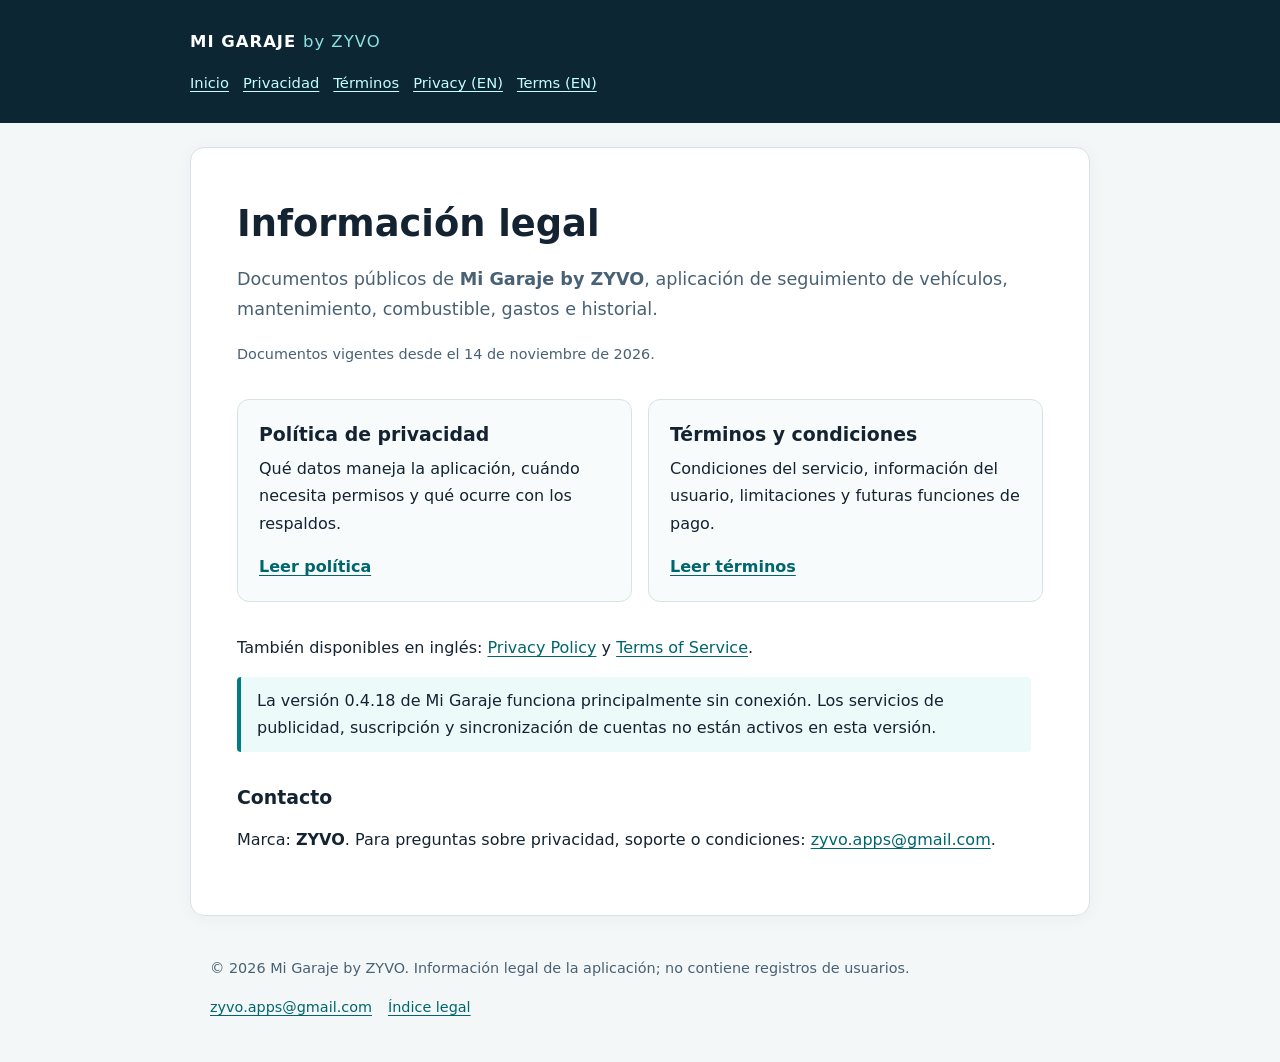
<file: index.html>
<!doctype html>
<html lang="es"><head><meta charset="utf-8"><meta name="viewport" content="width=device-width,initial-scale=1">
<meta name="robots" content="index,follow"><meta name="description" content="Información legal y privacidad de Mi Garaje by ZYVO.">
<title>Información legal | Mi Garaje by ZYVO</title><link rel="stylesheet" href="style.css"></head>
<body><header><div class="wrap"><div class="brand">MI GARAJE <span class="by">by ZYVO</span></div><nav>
<a href="index.html">Inicio</a><a href="privacidad.html">Privacidad</a><a href="terminos.html">Términos</a>
<a href="privacy.html">Privacy (EN)</a><a href="terms.html">Terms (EN)</a></nav></div></header>
<main>
<h1>Información legal</h1><p class="lead">Documentos públicos de <strong>Mi Garaje by ZYVO</strong>, aplicación de seguimiento de vehículos, mantenimiento, combustible, gastos e historial.</p>
<p class="meta">Documentos vigentes desde el 14 de noviembre de 2026.</p>
<div class="cards"><section class="card"><h2>Política de privacidad</h2><p>Qué datos maneja la aplicación, cuándo necesita permisos y qué ocurre con los respaldos.</p><a href="privacidad.html">Leer política</a></section><section class="card"><h2>Términos y condiciones</h2><p>Condiciones del servicio, información del usuario, limitaciones y futuras funciones de pago.</p><a href="terminos.html">Leer términos</a></section></div>
<p>También disponibles en inglés: <a href="privacy.html">Privacy Policy</a> y <a href="terms.html">Terms of Service</a>.</p>
<p class="note">La versión 0.4.18 de Mi Garaje funciona principalmente sin conexión. Los servicios de publicidad, suscripción y sincronización de cuentas no están activos en esta versión.</p>
<h2>Contacto</h2><p>Marca: <strong>ZYVO</strong>. Para preguntas sobre privacidad, soporte o condiciones: <a href="mailto:zyvo.apps@gmail.com">zyvo.apps@gmail.com</a>.</p>
</main><footer><p>© 2026 Mi Garaje by ZYVO. Información legal de la aplicación; no contiene registros de usuarios.</p><p><a href="mailto:zyvo.apps@gmail.com">zyvo.apps@gmail.com</a><a href="index.html">Índice legal</a></p></footer></body></html>
</file>
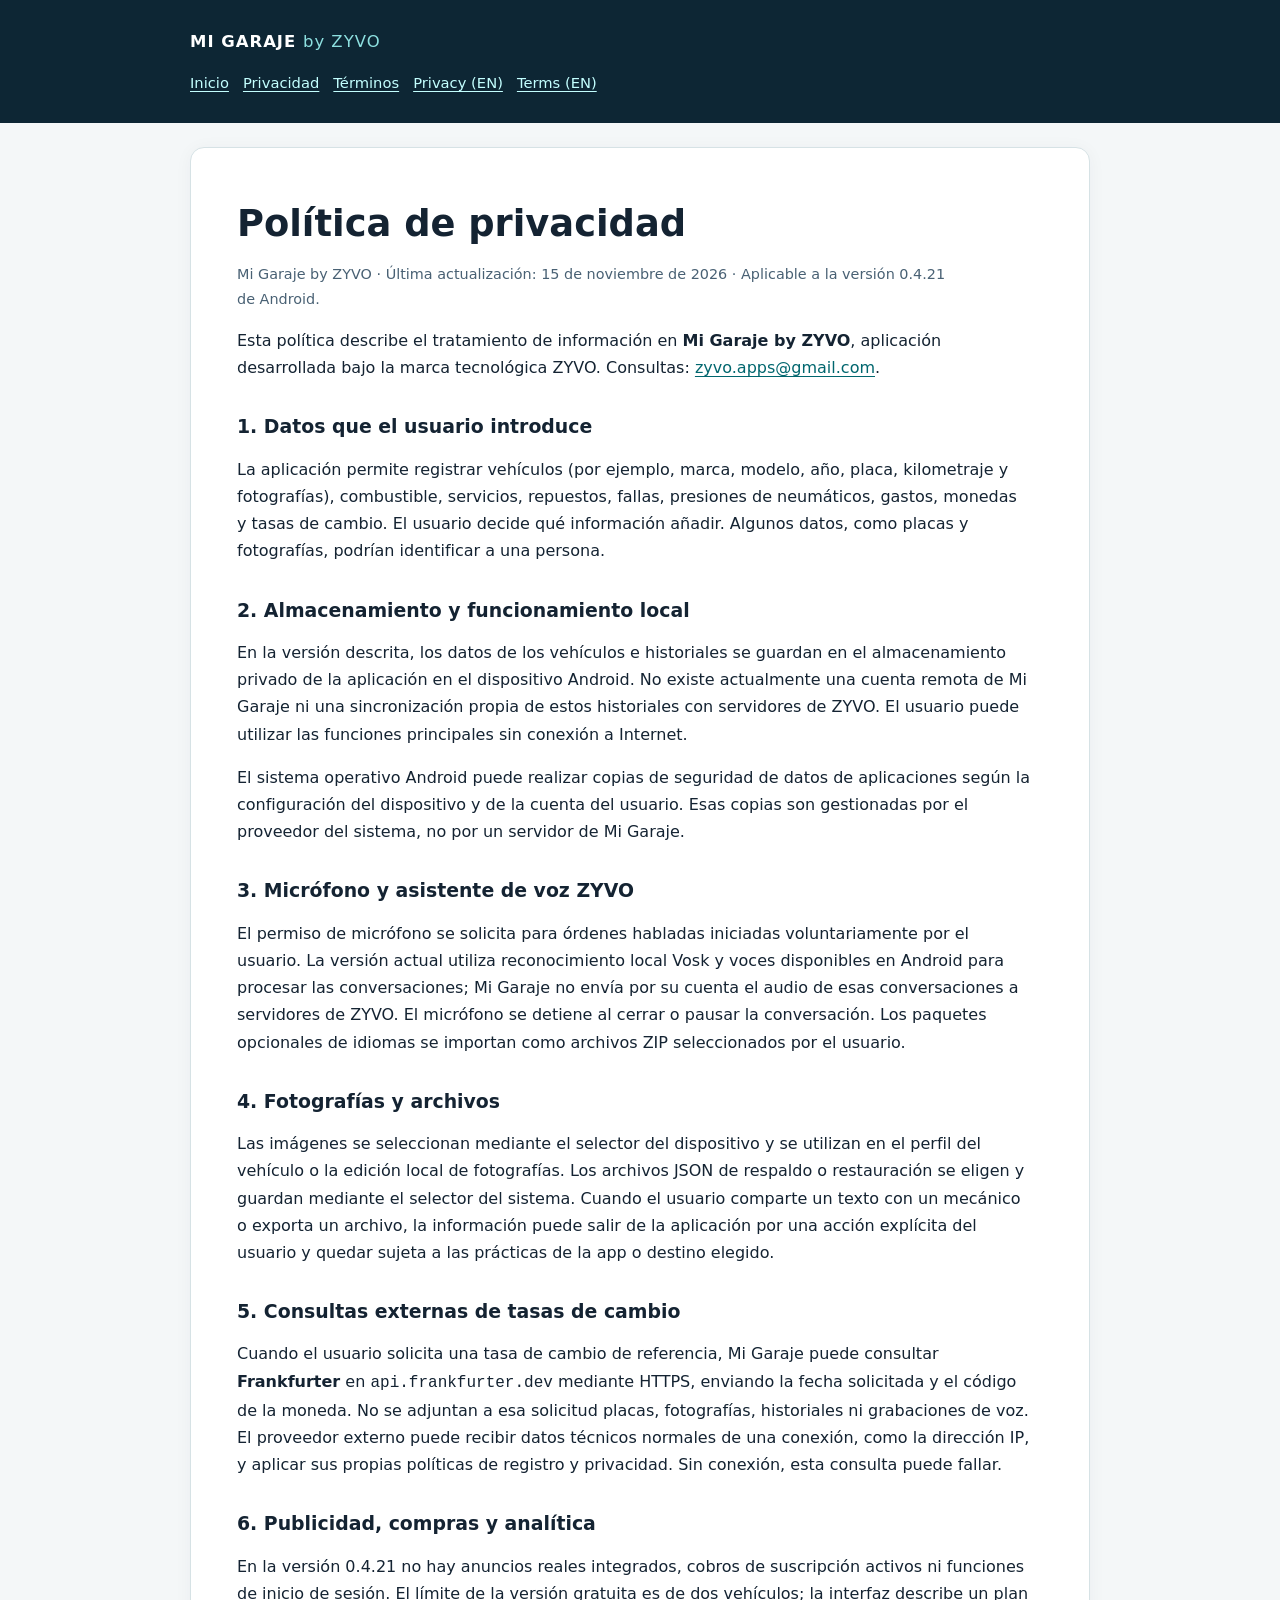
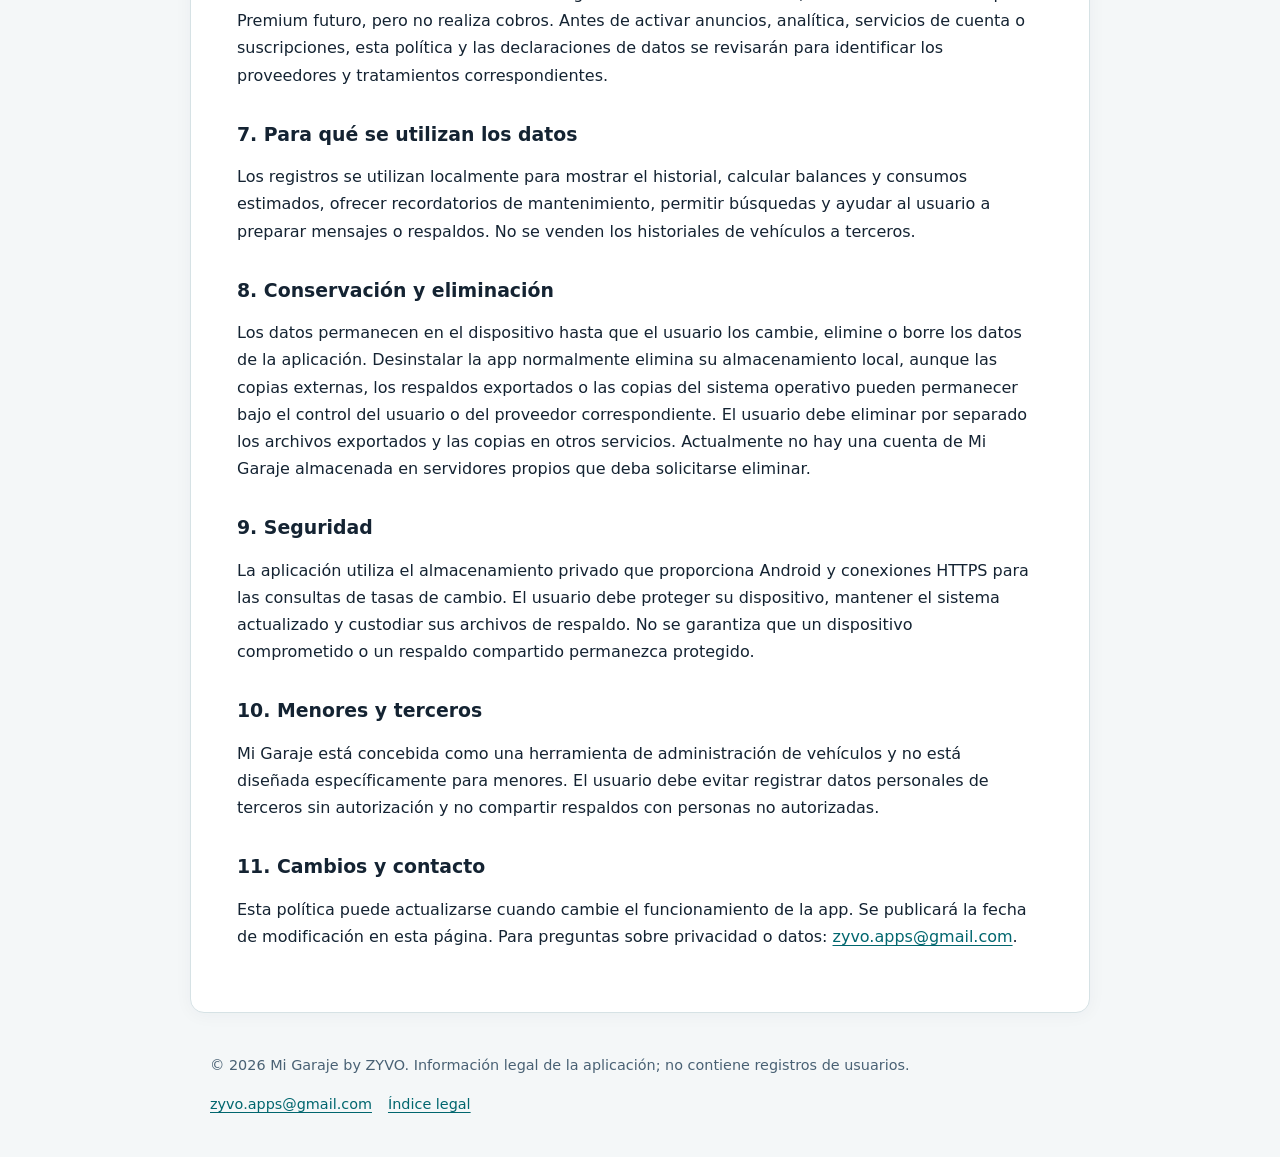
<file: privacidad.html>
<!doctype html>
<html lang="es"><head><meta charset="utf-8"><meta name="viewport" content="width=device-width,initial-scale=1">
<meta name="robots" content="index,follow"><meta name="description" content="Información legal y privacidad de Mi Garaje by ZYVO.">
<title>Política de privacidad | Mi Garaje by ZYVO</title><link rel="stylesheet" href="style.css"></head>
<body><header><div class="wrap"><div class="brand">MI GARAJE <span class="by">by ZYVO</span></div><nav>
<a href="index.html">Inicio</a><a href="privacidad.html">Privacidad</a><a href="terminos.html">Términos</a>
<a href="privacy.html">Privacy (EN)</a><a href="terms.html">Terms (EN)</a></nav></div></header>
<main>
<h1>Política de privacidad</h1><p class="meta">Mi Garaje by ZYVO · Última actualización: 15 de noviembre de 2026 · Aplicable a la versión 0.4.21 de Android.</p>
<p>Esta política describe el tratamiento de información en <strong>Mi Garaje by ZYVO</strong>, aplicación desarrollada bajo la marca tecnológica ZYVO. Consultas: <a href="mailto:zyvo.apps@gmail.com">zyvo.apps@gmail.com</a>.</p>
<h2>1. Datos que el usuario introduce</h2><p>La aplicación permite registrar vehículos (por ejemplo, marca, modelo, año, placa, kilometraje y fotografías), combustible, servicios, repuestos, fallas, presiones de neumáticos, gastos, monedas y tasas de cambio. El usuario decide qué información añadir. Algunos datos, como placas y fotografías, podrían identificar a una persona.</p>
<h2>2. Almacenamiento y funcionamiento local</h2><p>En la versión descrita, los datos de los vehículos e historiales se guardan en el almacenamiento privado de la aplicación en el dispositivo Android. No existe actualmente una cuenta remota de Mi Garaje ni una sincronización propia de estos historiales con servidores de ZYVO. El usuario puede utilizar las funciones principales sin conexión a Internet.</p><p>El sistema operativo Android puede realizar copias de seguridad de datos de aplicaciones según la configuración del dispositivo y de la cuenta del usuario. Esas copias son gestionadas por el proveedor del sistema, no por un servidor de Mi Garaje.</p>
<h2>3. Micrófono y asistente de voz ZYVO</h2><p>El permiso de micrófono se solicita para órdenes habladas iniciadas voluntariamente por el usuario. La versión actual utiliza reconocimiento local Vosk y voces disponibles en Android para procesar las conversaciones; Mi Garaje no envía por su cuenta el audio de esas conversaciones a servidores de ZYVO. El micrófono se detiene al cerrar o pausar la conversación. Los paquetes opcionales de idiomas se importan como archivos ZIP seleccionados por el usuario.</p>
<h2>4. Fotografías y archivos</h2><p>Las imágenes se seleccionan mediante el selector del dispositivo y se utilizan en el perfil del vehículo o la edición local de fotografías. Los archivos JSON de respaldo o restauración se eligen y guardan mediante el selector del sistema. Cuando el usuario comparte un texto con un mecánico o exporta un archivo, la información puede salir de la aplicación por una acción explícita del usuario y quedar sujeta a las prácticas de la app o destino elegido.</p>
<h2>5. Consultas externas de tasas de cambio</h2><p>Cuando el usuario solicita una tasa de cambio de referencia, Mi Garaje puede consultar <strong>Frankfurter</strong> en <code>api.frankfurter.dev</code> mediante HTTPS, enviando la fecha solicitada y el código de la moneda. No se adjuntan a esa solicitud placas, fotografías, historiales ni grabaciones de voz. El proveedor externo puede recibir datos técnicos normales de una conexión, como la dirección IP, y aplicar sus propias políticas de registro y privacidad. Sin conexión, esta consulta puede fallar.</p>
<h2>6. Publicidad, compras y analítica</h2><p>En la versión 0.4.21 no hay anuncios reales integrados, cobros de suscripción activos ni funciones de inicio de sesión. El límite de la versión gratuita es de dos vehículos; la interfaz describe un plan Premium futuro, pero no realiza cobros. Antes de activar anuncios, analítica, servicios de cuenta o suscripciones, esta política y las declaraciones de datos se revisarán para identificar los proveedores y tratamientos correspondientes.</p>
<h2>7. Para qué se utilizan los datos</h2><p>Los registros se utilizan localmente para mostrar el historial, calcular balances y consumos estimados, ofrecer recordatorios de mantenimiento, permitir búsquedas y ayudar al usuario a preparar mensajes o respaldos. No se venden los historiales de vehículos a terceros.</p>
<h2>8. Conservación y eliminación</h2><p>Los datos permanecen en el dispositivo hasta que el usuario los cambie, elimine o borre los datos de la aplicación. Desinstalar la app normalmente elimina su almacenamiento local, aunque las copias externas, los respaldos exportados o las copias del sistema operativo pueden permanecer bajo el control del usuario o del proveedor correspondiente. El usuario debe eliminar por separado los archivos exportados y las copias en otros servicios. Actualmente no hay una cuenta de Mi Garaje almacenada en servidores propios que deba solicitarse eliminar.</p>
<h2>9. Seguridad</h2><p>La aplicación utiliza el almacenamiento privado que proporciona Android y conexiones HTTPS para las consultas de tasas de cambio. El usuario debe proteger su dispositivo, mantener el sistema actualizado y custodiar sus archivos de respaldo. No se garantiza que un dispositivo comprometido o un respaldo compartido permanezca protegido.</p>
<h2>10. Menores y terceros</h2><p>Mi Garaje está concebida como una herramienta de administración de vehículos y no está diseñada específicamente para menores. El usuario debe evitar registrar datos personales de terceros sin autorización y no compartir respaldos con personas no autorizadas.</p>
<h2>11. Cambios y contacto</h2><p>Esta política puede actualizarse cuando cambie el funcionamiento de la app. Se publicará la fecha de modificación en esta página. Para preguntas sobre privacidad o datos: <a href="mailto:zyvo.apps@gmail.com">zyvo.apps@gmail.com</a>.</p>
</main><footer><p>© 2026 Mi Garaje by ZYVO. Información legal de la aplicación; no contiene registros de usuarios.</p><p><a href="mailto:zyvo.apps@gmail.com">zyvo.apps@gmail.com</a><a href="index.html">Índice legal</a></p></footer></body></html>
</file>
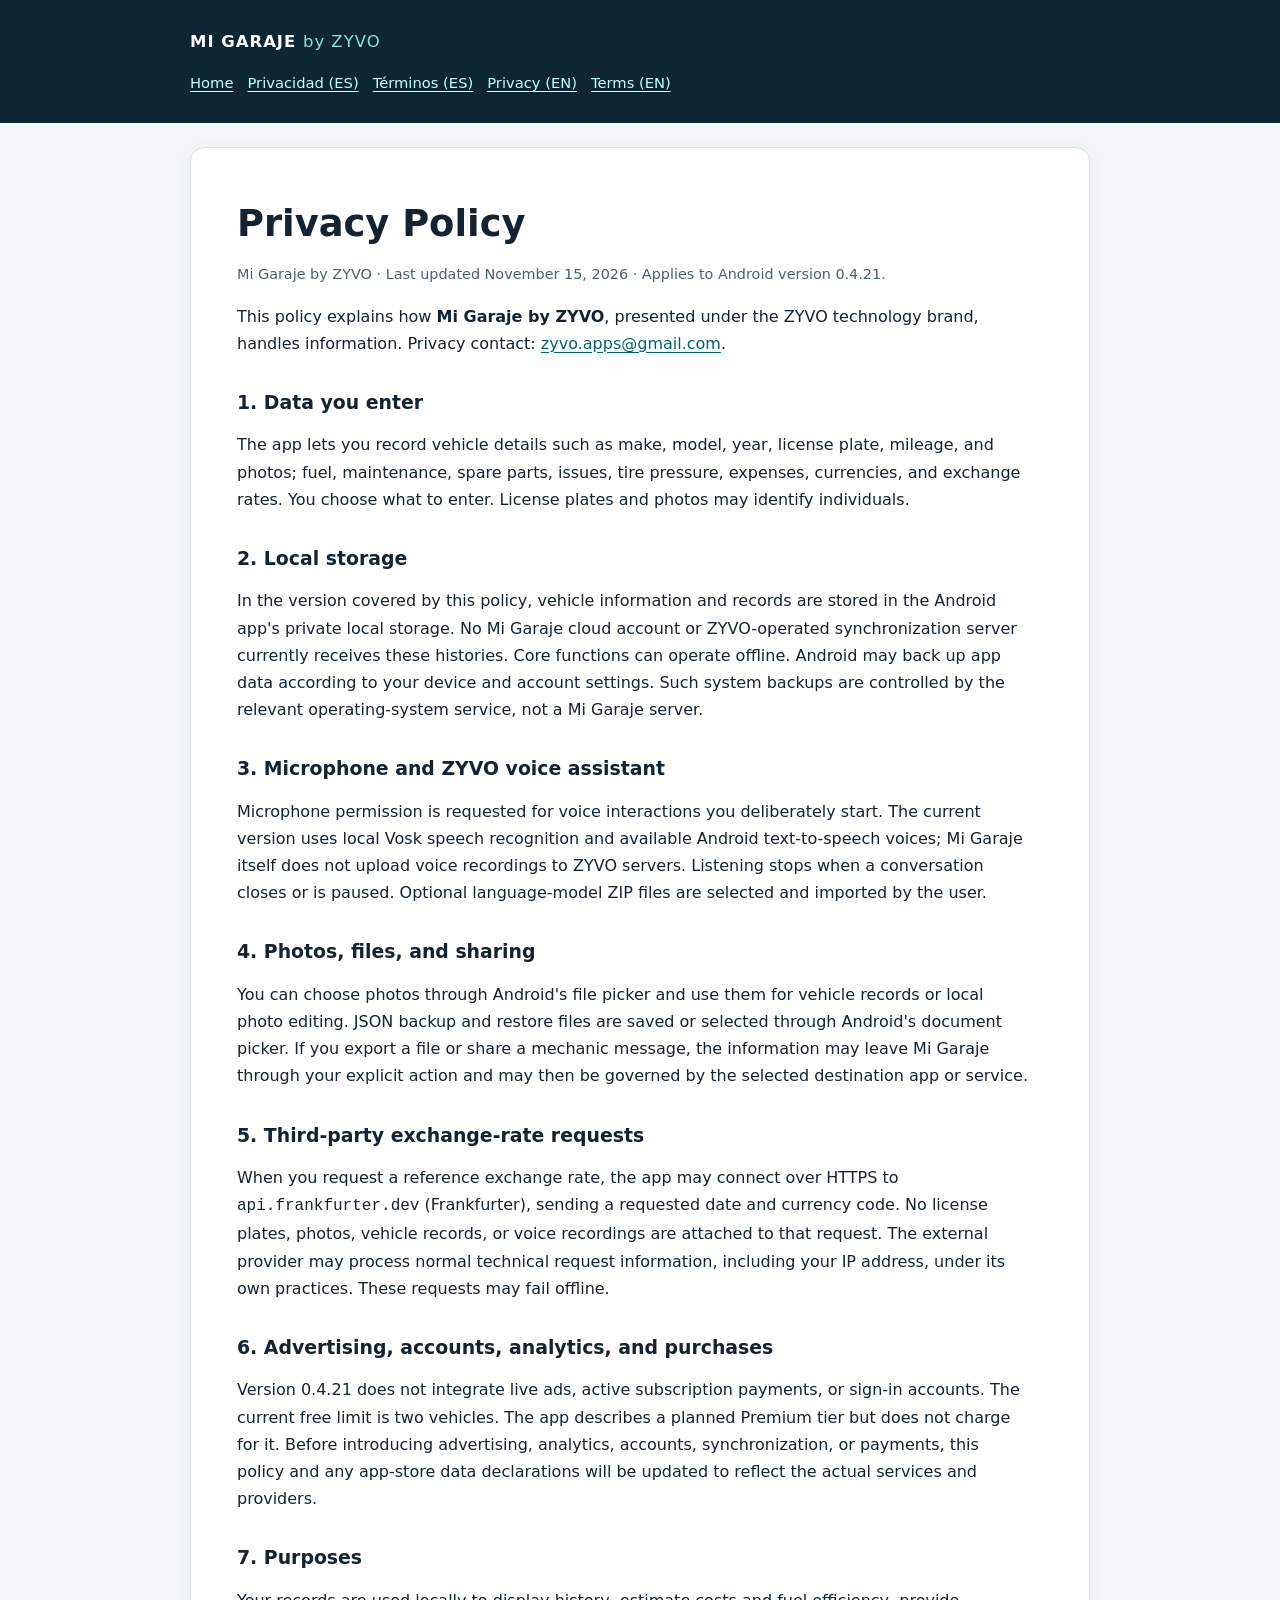
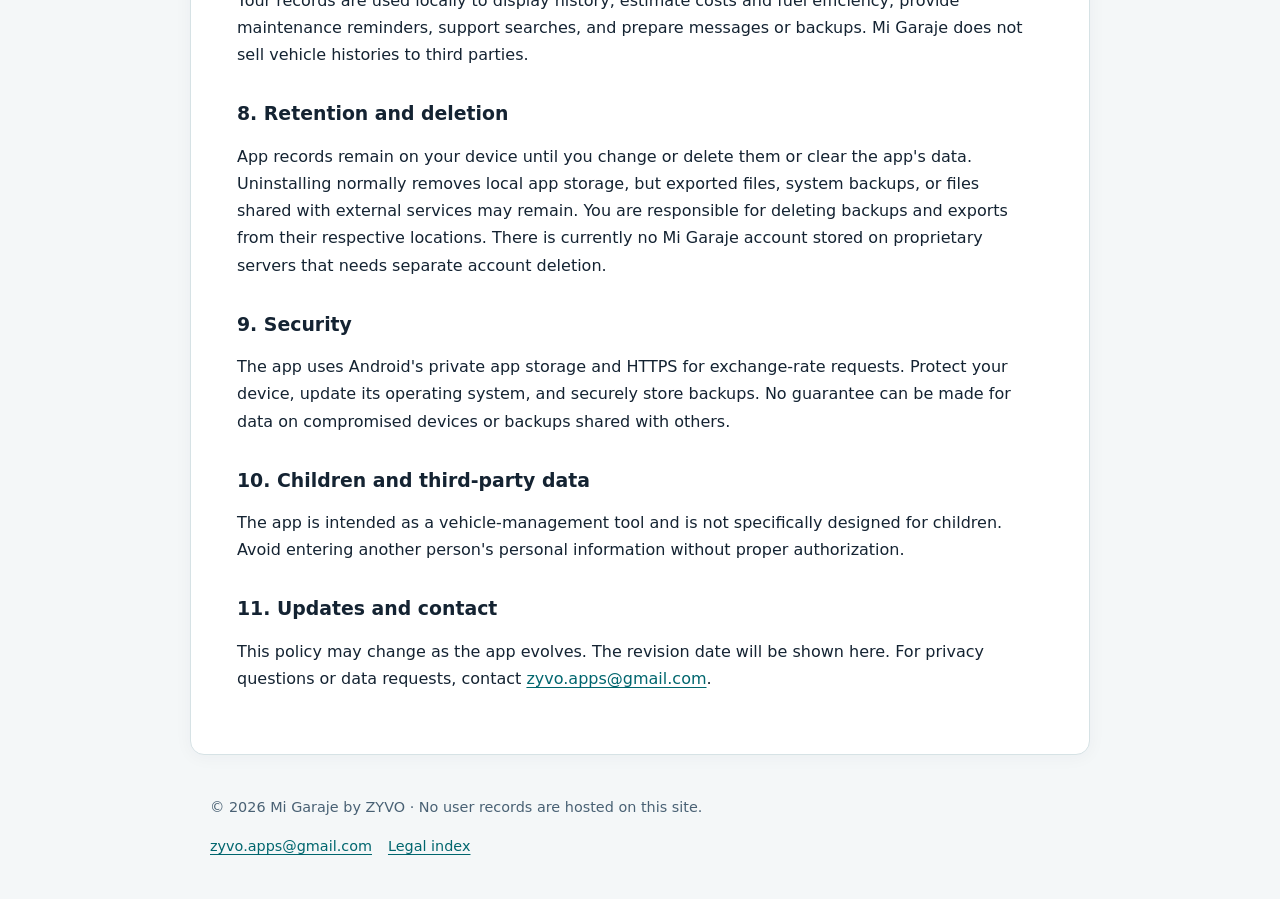
<file: privacy.html>
<!doctype html><html lang="en"><head><meta charset="utf-8"><meta name="viewport" content="width=device-width,initial-scale=1"><meta name="robots" content="index,follow"><meta name="description" content="Legal documents for Mi Garaje by ZYVO."><title>Privacy Policy | Mi Garaje by ZYVO</title><link rel="stylesheet" href="style.css"></head><body><header><div class="wrap"><div class="brand">MI GARAJE <span class="by">by ZYVO</span></div><nav><a href="index.html">Home</a><a href="privacidad.html">Privacidad (ES)</a><a href="terminos.html">Términos (ES)</a><a href="privacy.html">Privacy (EN)</a><a href="terms.html">Terms (EN)</a></nav></div></header><main>
<h1>Privacy Policy</h1><p class="meta">Mi Garaje by ZYVO · Last updated November 15, 2026 · Applies to Android version 0.4.21.</p>
<p>This policy explains how <strong>Mi Garaje by ZYVO</strong>, presented under the ZYVO technology brand, handles information. Privacy contact: <a href="mailto:zyvo.apps@gmail.com">zyvo.apps@gmail.com</a>.</p>
<h2>1. Data you enter</h2><p>The app lets you record vehicle details such as make, model, year, license plate, mileage, and photos; fuel, maintenance, spare parts, issues, tire pressure, expenses, currencies, and exchange rates. You choose what to enter. License plates and photos may identify individuals.</p>
<h2>2. Local storage</h2><p>In the version covered by this policy, vehicle information and records are stored in the Android app's private local storage. No Mi Garaje cloud account or ZYVO-operated synchronization server currently receives these histories. Core functions can operate offline. Android may back up app data according to your device and account settings. Such system backups are controlled by the relevant operating-system service, not a Mi Garaje server.</p>
<h2>3. Microphone and ZYVO voice assistant</h2><p>Microphone permission is requested for voice interactions you deliberately start. The current version uses local Vosk speech recognition and available Android text-to-speech voices; Mi Garaje itself does not upload voice recordings to ZYVO servers. Listening stops when a conversation closes or is paused. Optional language-model ZIP files are selected and imported by the user.</p>
<h2>4. Photos, files, and sharing</h2><p>You can choose photos through Android's file picker and use them for vehicle records or local photo editing. JSON backup and restore files are saved or selected through Android's document picker. If you export a file or share a mechanic message, the information may leave Mi Garaje through your explicit action and may then be governed by the selected destination app or service.</p>
<h2>5. Third-party exchange-rate requests</h2><p>When you request a reference exchange rate, the app may connect over HTTPS to <code>api.frankfurter.dev</code> (Frankfurter), sending a requested date and currency code. No license plates, photos, vehicle records, or voice recordings are attached to that request. The external provider may process normal technical request information, including your IP address, under its own practices. These requests may fail offline.</p>
<h2>6. Advertising, accounts, analytics, and purchases</h2><p>Version 0.4.21 does not integrate live ads, active subscription payments, or sign-in accounts. The current free limit is two vehicles. The app describes a planned Premium tier but does not charge for it. Before introducing advertising, analytics, accounts, synchronization, or payments, this policy and any app-store data declarations will be updated to reflect the actual services and providers.</p>
<h2>7. Purposes</h2><p>Your records are used locally to display history, estimate costs and fuel efficiency, provide maintenance reminders, support searches, and prepare messages or backups. Mi Garaje does not sell vehicle histories to third parties.</p>
<h2>8. Retention and deletion</h2><p>App records remain on your device until you change or delete them or clear the app's data. Uninstalling normally removes local app storage, but exported files, system backups, or files shared with external services may remain. You are responsible for deleting backups and exports from their respective locations. There is currently no Mi Garaje account stored on proprietary servers that needs separate account deletion.</p>
<h2>9. Security</h2><p>The app uses Android's private app storage and HTTPS for exchange-rate requests. Protect your device, update its operating system, and securely store backups. No guarantee can be made for data on compromised devices or backups shared with others.</p>
<h2>10. Children and third-party data</h2><p>The app is intended as a vehicle-management tool and is not specifically designed for children. Avoid entering another person's personal information without proper authorization.</p>
<h2>11. Updates and contact</h2><p>This policy may change as the app evolves. The revision date will be shown here. For privacy questions or data requests, contact <a href="mailto:zyvo.apps@gmail.com">zyvo.apps@gmail.com</a>.</p>
</main><footer><p>© 2026 Mi Garaje by ZYVO · No user records are hosted on this site.</p><p><a href="mailto:zyvo.apps@gmail.com">zyvo.apps@gmail.com</a><a href="index.html">Legal index</a></p></footer></body></html>
</file>
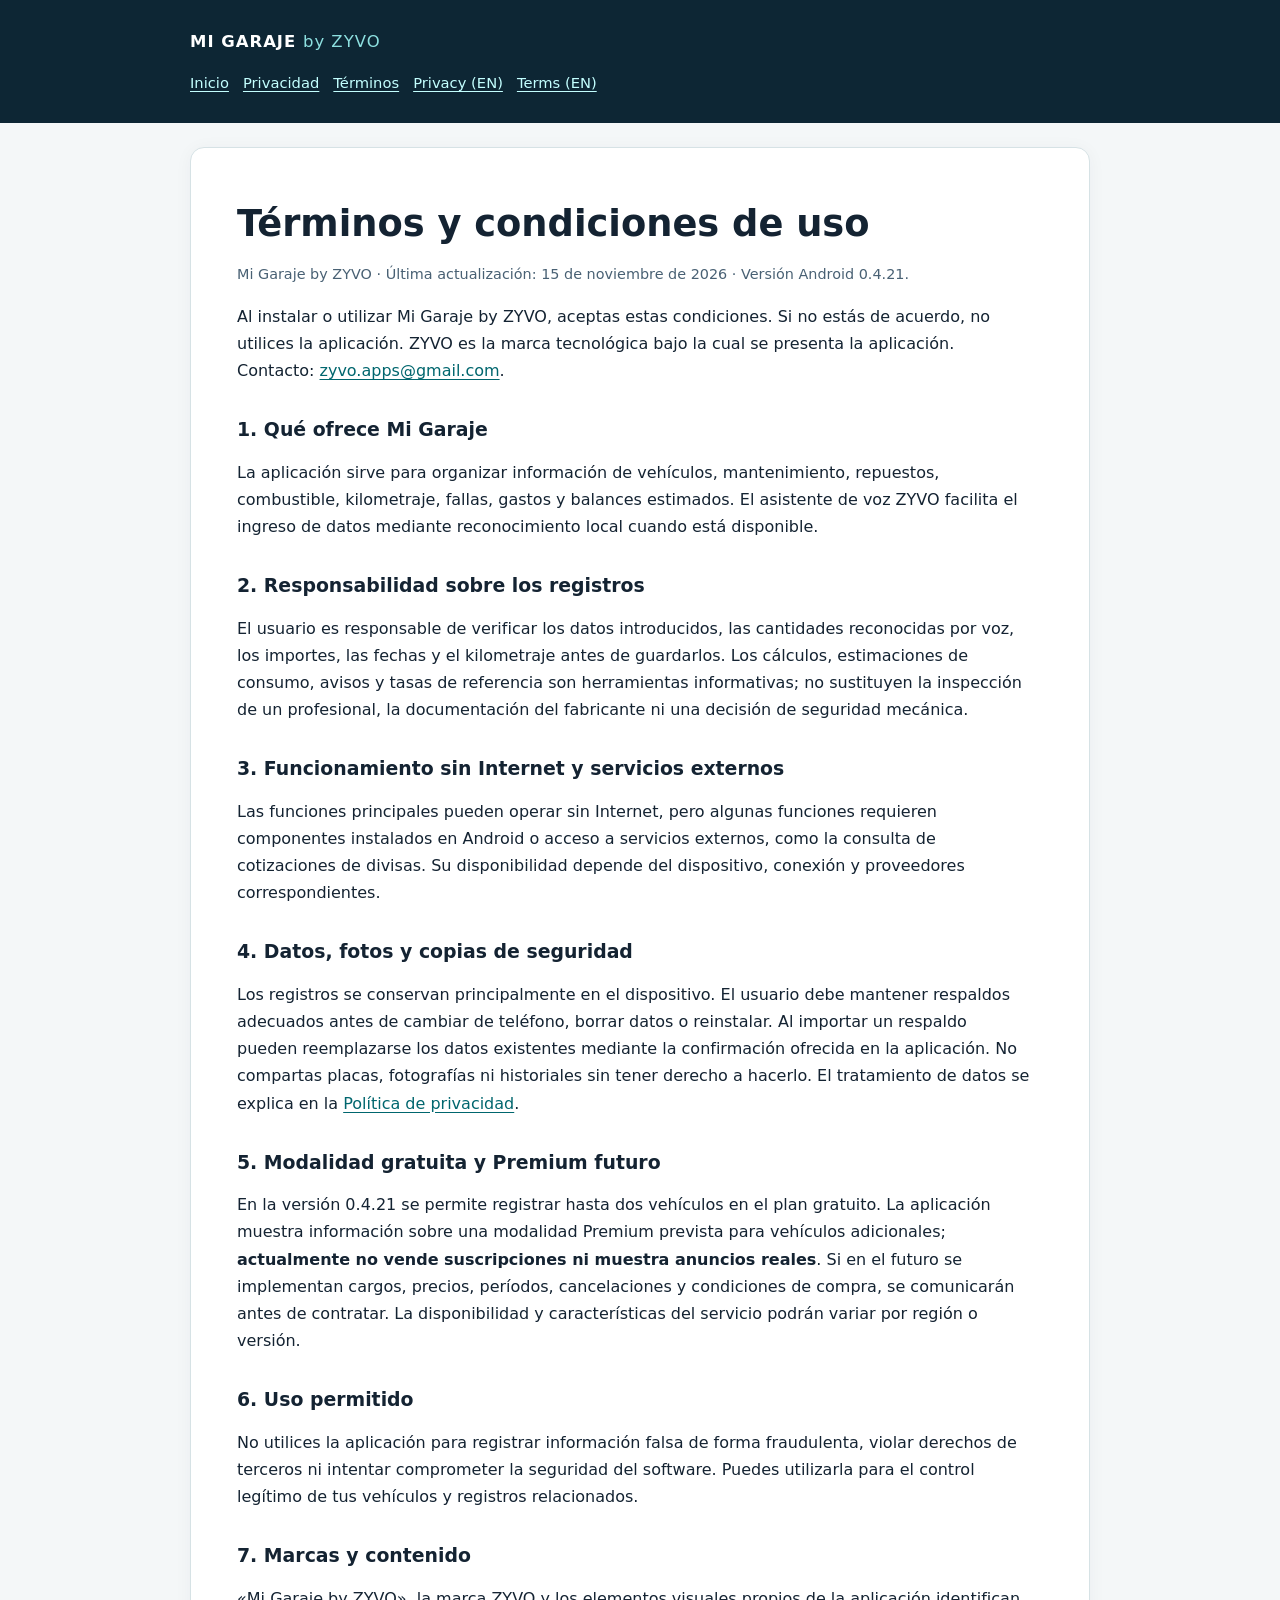
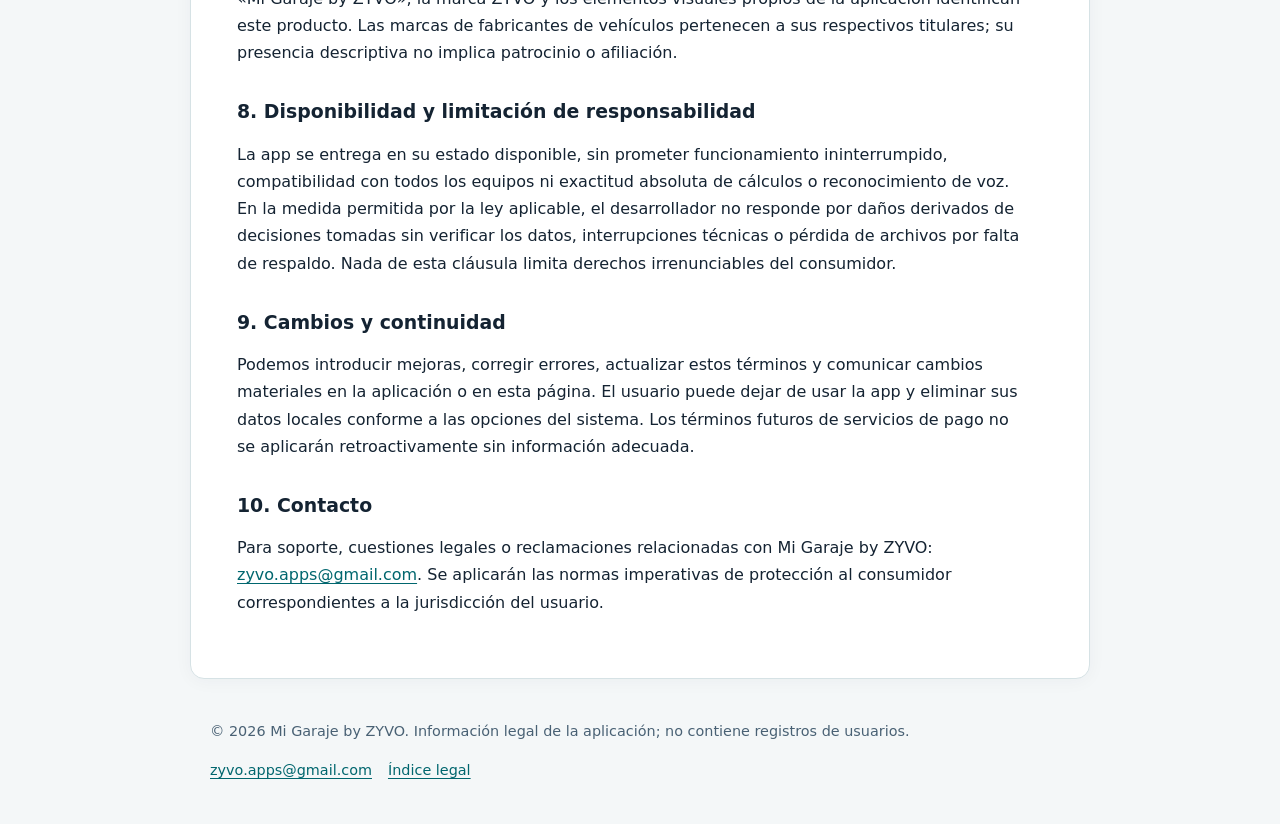
<file: terminos.html>
<!doctype html>
<html lang="es"><head><meta charset="utf-8"><meta name="viewport" content="width=device-width,initial-scale=1">
<meta name="robots" content="index,follow"><meta name="description" content="Información legal y privacidad de Mi Garaje by ZYVO.">
<title>Términos y condiciones | Mi Garaje by ZYVO</title><link rel="stylesheet" href="style.css"></head>
<body><header><div class="wrap"><div class="brand">MI GARAJE <span class="by">by ZYVO</span></div><nav>
<a href="index.html">Inicio</a><a href="privacidad.html">Privacidad</a><a href="terminos.html">Términos</a>
<a href="privacy.html">Privacy (EN)</a><a href="terms.html">Terms (EN)</a></nav></div></header>
<main>
<h1>Términos y condiciones de uso</h1><p class="meta">Mi Garaje by ZYVO · Última actualización: 15 de noviembre de 2026 · Versión Android 0.4.21.</p>
<p>Al instalar o utilizar Mi Garaje by ZYVO, aceptas estas condiciones. Si no estás de acuerdo, no utilices la aplicación. ZYVO es la marca tecnológica bajo la cual se presenta la aplicación. Contacto: <a href="mailto:zyvo.apps@gmail.com">zyvo.apps@gmail.com</a>.</p>
<h2>1. Qué ofrece Mi Garaje</h2><p>La aplicación sirve para organizar información de vehículos, mantenimiento, repuestos, combustible, kilometraje, fallas, gastos y balances estimados. El asistente de voz ZYVO facilita el ingreso de datos mediante reconocimiento local cuando está disponible.</p>
<h2>2. Responsabilidad sobre los registros</h2><p>El usuario es responsable de verificar los datos introducidos, las cantidades reconocidas por voz, los importes, las fechas y el kilometraje antes de guardarlos. Los cálculos, estimaciones de consumo, avisos y tasas de referencia son herramientas informativas; no sustituyen la inspección de un profesional, la documentación del fabricante ni una decisión de seguridad mecánica.</p>
<h2>3. Funcionamiento sin Internet y servicios externos</h2><p>Las funciones principales pueden operar sin Internet, pero algunas funciones requieren componentes instalados en Android o acceso a servicios externos, como la consulta de cotizaciones de divisas. Su disponibilidad depende del dispositivo, conexión y proveedores correspondientes.</p>
<h2>4. Datos, fotos y copias de seguridad</h2><p>Los registros se conservan principalmente en el dispositivo. El usuario debe mantener respaldos adecuados antes de cambiar de teléfono, borrar datos o reinstalar. Al importar un respaldo pueden reemplazarse los datos existentes mediante la confirmación ofrecida en la aplicación. No compartas placas, fotografías ni historiales sin tener derecho a hacerlo. El tratamiento de datos se explica en la <a href="privacidad.html">Política de privacidad</a>.</p>
<h2>5. Modalidad gratuita y Premium futuro</h2><p>En la versión 0.4.21 se permite registrar hasta dos vehículos en el plan gratuito. La aplicación muestra información sobre una modalidad Premium prevista para vehículos adicionales; <strong>actualmente no vende suscripciones ni muestra anuncios reales</strong>. Si en el futuro se implementan cargos, precios, períodos, cancelaciones y condiciones de compra, se comunicarán antes de contratar. La disponibilidad y características del servicio podrán variar por región o versión.</p>
<h2>6. Uso permitido</h2><p>No utilices la aplicación para registrar información falsa de forma fraudulenta, violar derechos de terceros ni intentar comprometer la seguridad del software. Puedes utilizarla para el control legítimo de tus vehículos y registros relacionados.</p>
<h2>7. Marcas y contenido</h2><p>«Mi Garaje by ZYVO», la marca ZYVO y los elementos visuales propios de la aplicación identifican este producto. Las marcas de fabricantes de vehículos pertenecen a sus respectivos titulares; su presencia descriptiva no implica patrocinio o afiliación.</p>
<h2>8. Disponibilidad y limitación de responsabilidad</h2><p>La app se entrega en su estado disponible, sin prometer funcionamiento ininterrumpido, compatibilidad con todos los equipos ni exactitud absoluta de cálculos o reconocimiento de voz. En la medida permitida por la ley aplicable, el desarrollador no responde por daños derivados de decisiones tomadas sin verificar los datos, interrupciones técnicas o pérdida de archivos por falta de respaldo. Nada de esta cláusula limita derechos irrenunciables del consumidor.</p>
<h2>9. Cambios y continuidad</h2><p>Podemos introducir mejoras, corregir errores, actualizar estos términos y comunicar cambios materiales en la aplicación o en esta página. El usuario puede dejar de usar la app y eliminar sus datos locales conforme a las opciones del sistema. Los términos futuros de servicios de pago no se aplicarán retroactivamente sin información adecuada.</p>
<h2>10. Contacto</h2><p>Para soporte, cuestiones legales o reclamaciones relacionadas con Mi Garaje by ZYVO: <a href="mailto:zyvo.apps@gmail.com">zyvo.apps@gmail.com</a>. Se aplicarán las normas imperativas de protección al consumidor correspondientes a la jurisdicción del usuario.</p>
</main><footer><p>© 2026 Mi Garaje by ZYVO. Información legal de la aplicación; no contiene registros de usuarios.</p><p><a href="mailto:zyvo.apps@gmail.com">zyvo.apps@gmail.com</a><a href="index.html">Índice legal</a></p></footer></body></html>
</file>
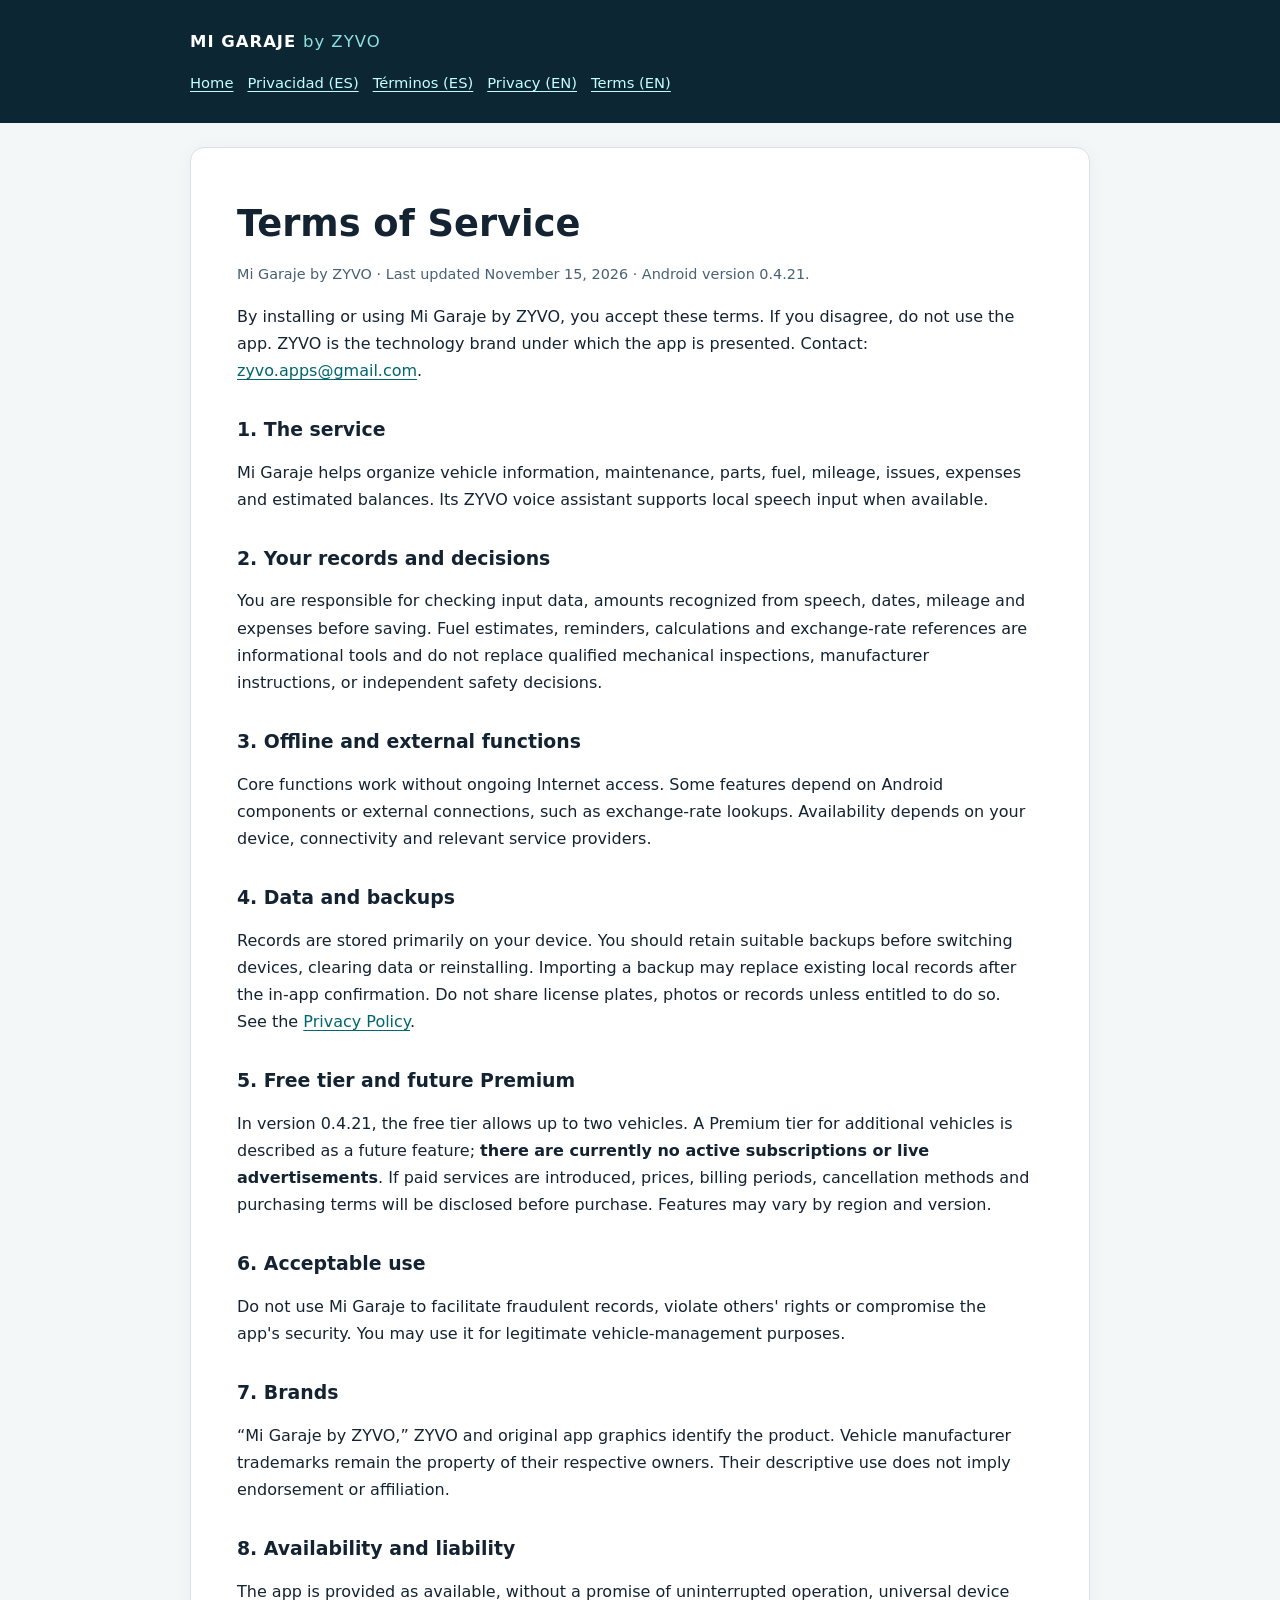
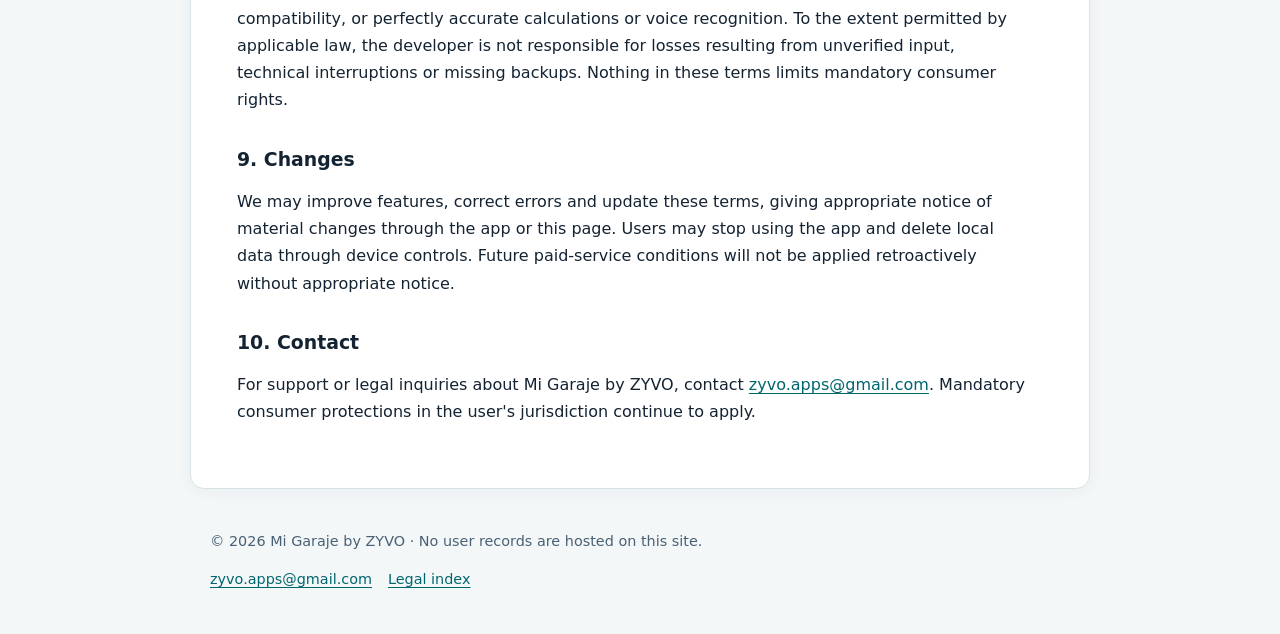
<file: terms.html>
<!doctype html><html lang="en"><head><meta charset="utf-8"><meta name="viewport" content="width=device-width,initial-scale=1"><meta name="robots" content="index,follow"><meta name="description" content="Legal documents for Mi Garaje by ZYVO."><title>Terms of Service | Mi Garaje by ZYVO</title><link rel="stylesheet" href="style.css"></head><body><header><div class="wrap"><div class="brand">MI GARAJE <span class="by">by ZYVO</span></div><nav><a href="index.html">Home</a><a href="privacidad.html">Privacidad (ES)</a><a href="terminos.html">Términos (ES)</a><a href="privacy.html">Privacy (EN)</a><a href="terms.html">Terms (EN)</a></nav></div></header><main>
<h1>Terms of Service</h1><p class="meta">Mi Garaje by ZYVO · Last updated November 15, 2026 · Android version 0.4.21.</p>
<p>By installing or using Mi Garaje by ZYVO, you accept these terms. If you disagree, do not use the app. ZYVO is the technology brand under which the app is presented. Contact: <a href="mailto:zyvo.apps@gmail.com">zyvo.apps@gmail.com</a>.</p>
<h2>1. The service</h2><p>Mi Garaje helps organize vehicle information, maintenance, parts, fuel, mileage, issues, expenses and estimated balances. Its ZYVO voice assistant supports local speech input when available.</p>
<h2>2. Your records and decisions</h2><p>You are responsible for checking input data, amounts recognized from speech, dates, mileage and expenses before saving. Fuel estimates, reminders, calculations and exchange-rate references are informational tools and do not replace qualified mechanical inspections, manufacturer instructions, or independent safety decisions.</p>
<h2>3. Offline and external functions</h2><p>Core functions work without ongoing Internet access. Some features depend on Android components or external connections, such as exchange-rate lookups. Availability depends on your device, connectivity and relevant service providers.</p>
<h2>4. Data and backups</h2><p>Records are stored primarily on your device. You should retain suitable backups before switching devices, clearing data or reinstalling. Importing a backup may replace existing local records after the in-app confirmation. Do not share license plates, photos or records unless entitled to do so. See the <a href="privacy.html">Privacy Policy</a>.</p>
<h2>5. Free tier and future Premium</h2><p>In version 0.4.21, the free tier allows up to two vehicles. A Premium tier for additional vehicles is described as a future feature; <strong>there are currently no active subscriptions or live advertisements</strong>. If paid services are introduced, prices, billing periods, cancellation methods and purchasing terms will be disclosed before purchase. Features may vary by region and version.</p>
<h2>6. Acceptable use</h2><p>Do not use Mi Garaje to facilitate fraudulent records, violate others' rights or compromise the app's security. You may use it for legitimate vehicle-management purposes.</p>
<h2>7. Brands</h2><p>“Mi Garaje by ZYVO,” ZYVO and original app graphics identify the product. Vehicle manufacturer trademarks remain the property of their respective owners. Their descriptive use does not imply endorsement or affiliation.</p>
<h2>8. Availability and liability</h2><p>The app is provided as available, without a promise of uninterrupted operation, universal device compatibility, or perfectly accurate calculations or voice recognition. To the extent permitted by applicable law, the developer is not responsible for losses resulting from unverified input, technical interruptions or missing backups. Nothing in these terms limits mandatory consumer rights.</p>
<h2>9. Changes</h2><p>We may improve features, correct errors and update these terms, giving appropriate notice of material changes through the app or this page. Users may stop using the app and delete local data through device controls. Future paid-service conditions will not be applied retroactively without appropriate notice.</p>
<h2>10. Contact</h2><p>For support or legal inquiries about Mi Garaje by ZYVO, contact <a href="mailto:zyvo.apps@gmail.com">zyvo.apps@gmail.com</a>. Mandatory consumer protections in the user's jurisdiction continue to apply.</p>
</main><footer><p>© 2026 Mi Garaje by ZYVO · No user records are hosted on this site.</p><p><a href="mailto:zyvo.apps@gmail.com">zyvo.apps@gmail.com</a><a href="index.html">Legal index</a></p></footer></body></html>
</file>
<file: style.css>
:root{color-scheme:light;--ink:#142332;--sub:#496174;--accent:#007d82;--bg:#f4f7f8;--border:#d6e2e5}
*{box-sizing:border-box}html{scroll-behavior:smooth}body{margin:0;background:var(--bg);color:var(--ink);font:16px/1.7 system-ui,-apple-system,"Segoe UI",Roboto,Arial,sans-serif}
a{color:#00666e;text-underline-offset:3px}a:focus-visible{outline:3px solid #0ca2aa;outline-offset:3px}
header{background:#0d2634;color:white;padding:28px 20px}
.wrap{max-width:900px;margin:auto}.brand{font-weight:800;letter-spacing:.06em;font-size:1.03rem;color:#fff}.by{font-weight:500;color:#8de0e0}
header a{color:#c3ffff}nav{display:flex;flex-wrap:wrap;gap:14px;margin-top:14px;font-size:.92rem}
main{max-width:900px;margin:24px auto 40px;background:#fff;border:1px solid var(--border);border-radius:14px;padding:clamp(22px,5vw,46px);box-shadow:0 2px 18px #17364a0b}
h1{font-size:clamp(1.65rem,4vw,2.3rem);line-height:1.25;margin:.2em 0 .4em}
h2{font-size:1.18rem;line-height:1.4;margin:2rem 0 .5rem}p,li{max-width:78ch}
.lead{font-size:1.1rem;color:var(--sub)}.meta{color:var(--sub);font-size:.9rem}
.cards{display:grid;grid-template-columns:repeat(auto-fit,minmax(230px,1fr));gap:16px;margin:2rem 0}
.card{border:1px solid var(--border);border-radius:12px;padding:21px;background:#f8fbfb}.card h2{margin:0 0 .5rem}.card p{margin:.2rem 0 1rem}.card a{font-weight:700}
.note{border-left:4px solid var(--accent);padding:10px 16px;background:#ecfafa;border-radius:4px}
ul{padding-left:1.3em}footer{max-width:900px;margin:0 auto 42px;padding:0 20px;color:var(--sub);font-size:.9rem}
footer a{margin-right:16px}@media(max-width:650px){main{margin:12px;padding:22px 18px;border-radius:0;border-left:0;border-right:0}header{padding:20px 17px}body{font-size:15.5px}}
</file>
